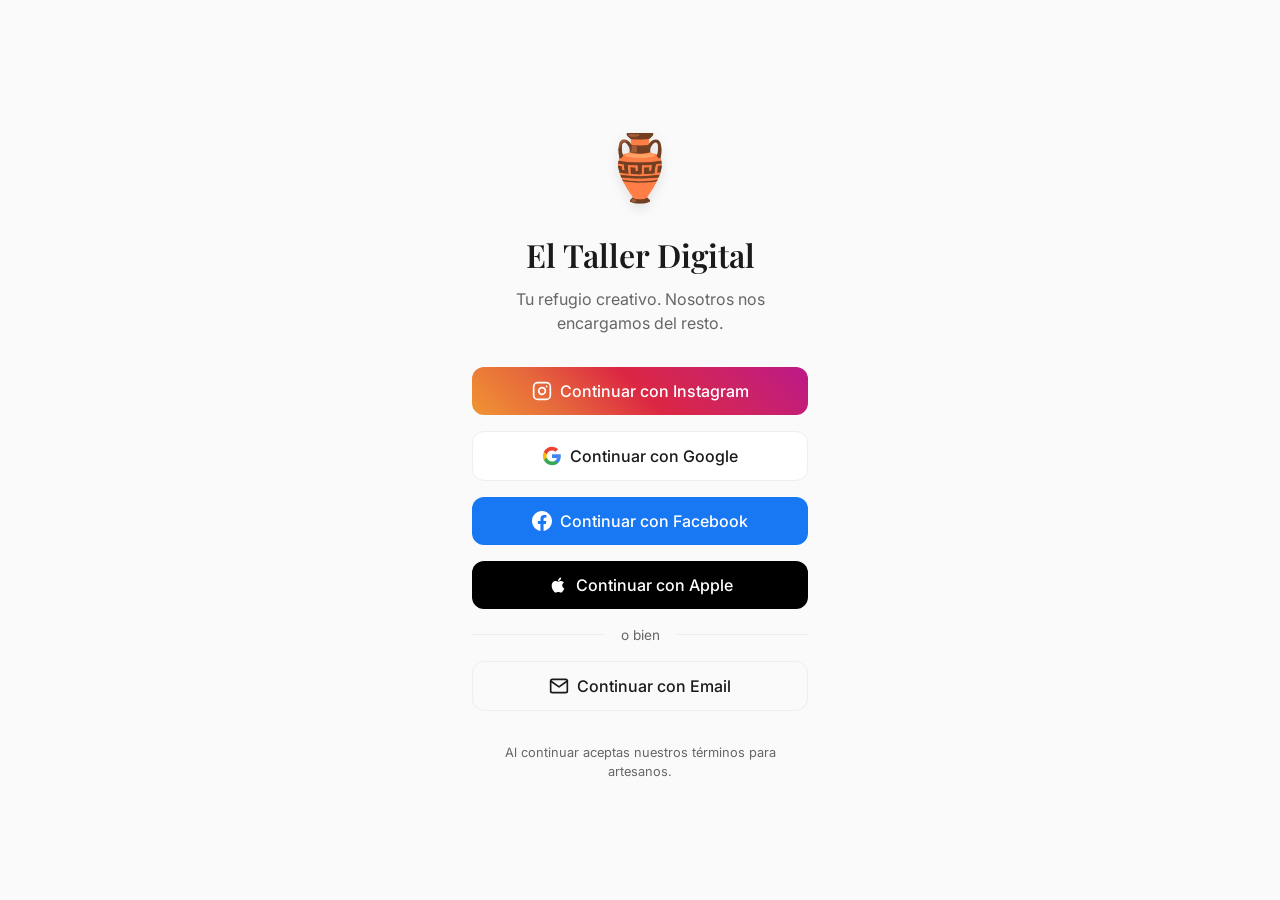
<file: artesano.html>
<!DOCTYPE html>
<html lang="es">

<head>
    <meta charset="UTF-8">
    <meta name="viewport" content="width=device-width, initial-scale=1.0, maximum-scale=1.0, user-scalable=no">
    <title>El Taller Digital | Artesanía</title>
    <link rel="preconnect" href="https://fonts.googleapis.com">
    <link rel="preconnect" href="https://fonts.gstatic.com" crossorigin>
    <link
        href="https://fonts.googleapis.com/css2?family=Inter:wght@300;400;500;600&family=Playfair+Display:ital,wght@0,400;0,600;1,400&display=swap"
        rel="stylesheet">
    <link rel="stylesheet" href="artesano.css">
</head>

<body>

    <!-- ==========================================
         VIEW 1: LOGIN (Simple, Trustworthy)
         ========================================== -->
    <section id="view-login" class="a-view active">
        <div class="a-login-container">
            <div class="a-logo-mark">🏺</div>
            <h1 class="a-login-title">El Taller Digital</h1>
            <p class="a-login-subtitle">Tu refugio creativo. Nosotros nos encargamos del resto.</p>

            <div class="a-login-actions">
                <!-- Instagram (opens IG import onboarding) -->
                <button class="a-btn a-btn-ig" onclick="app.showOnboarding()">
                    <svg viewBox="0 0 24 24" width="20" height="20" stroke="currentColor" stroke-width="2" fill="none"
                        stroke-linecap="round" stroke-linejoin="round">
                        <rect x="2" y="2" width="20" height="20" rx="5" ry="5"></rect>
                        <path d="M16 11.37A4 4 0 1 1 12.63 8 4 4 0 0 1 16 11.37z"></path>
                        <line x1="17.5" y1="6.5" x2="17.51" y2="6.5"></line>
                    </svg>
                    Continuar con Instagram
                </button>

                <!-- Google -->
                <button class="a-btn a-btn-google" onclick="app.showView('dashboard', 'tab-resumen')">
                    <svg viewBox="0 0 24 24" width="20" height="20" fill="none">
                        <path
                            d="M22.56 12.25c0-.78-.07-1.53-.2-2.25H12v4.26h5.92a5.06 5.06 0 0 1-2.2 3.32v2.77h3.57c2.08-1.92 3.28-4.74 3.28-8.1z"
                            fill="#4285F4" />
                        <path
                            d="M12 23c2.97 0 5.46-.98 7.28-2.66l-3.57-2.77c-.98.66-2.23 1.06-3.71 1.06-2.86 0-5.29-1.93-6.16-4.53H2.18v2.84C3.99 20.53 7.7 23 12 23z"
                            fill="#34A853" />
                        <path
                            d="M5.84 14.09c-.22-.66-.35-1.36-.35-2.09s.13-1.43.35-2.09V7.07H2.18A10.97 10.97 0 0 0 1 12c0 1.77.42 3.45 1.18 4.93l3.66-2.84z"
                            fill="#FBBC05" />
                        <path
                            d="M12 5.38c1.62 0 3.06.56 4.21 1.64l3.15-3.15C17.45 2.09 14.97 1 12 1 7.7 1 3.99 3.47 2.18 7.07l3.66 2.84c.87-2.6 3.3-4.53 6.16-4.53z"
                            fill="#EA4335" />
                    </svg>
                    Continuar con Google
                </button>

                <!-- Facebook -->
                <button class="a-btn a-btn-fb" onclick="app.showView('dashboard', 'tab-resumen')">
                    <svg viewBox="0 0 24 24" width="20" height="20" fill="white">
                        <path
                            d="M24 12.073c0-6.627-5.373-12-12-12s-12 5.373-12 12c0 5.99 4.388 10.954 10.125 11.854v-8.385H7.078v-3.47h3.047V9.43c0-3.007 1.792-4.669 4.533-4.669 1.312 0 2.686.235 2.686.235v2.953H15.83c-1.491 0-1.956.925-1.956 1.874v2.25h3.328l-.532 3.47h-2.796v8.385C19.612 23.027 24 18.062 24 12.073z" />
                    </svg>
                    Continuar con Facebook
                </button>

                <!-- Apple -->
                <button class="a-btn a-btn-apple" onclick="app.showView('dashboard', 'tab-resumen')">
                    <svg viewBox="0 0 24 24" width="20" height="20" fill="currentColor">
                        <path
                            d="M17.05 20.28c-.98.95-2.05.88-3.08.4-1.09-.5-2.08-.48-3.24 0-1.44.62-2.2.44-3.06-.4C2.79 15.25 3.51 7.59 9.05 7.31c1.35.07 2.29.74 3.08.8 1.18-.24 2.31-.93 3.57-.84 1.51.12 2.65.72 3.4 1.8-3.12 1.87-2.38 5.98.48 7.13-.57 1.5-1.31 2.99-2.54 4.09zM12.03 7.25c-.15-2.23 1.66-4.07 3.74-4.25.29 2.58-2.34 4.5-3.74 4.25z" />
                    </svg>
                    Continuar con Apple
                </button>

                <!-- Divider -->
                <div class="a-login-divider"><span>o bien</span></div>

                <!-- Email -->
                <button class="a-btn a-btn-outline" onclick="app.showView('dashboard', 'tab-resumen')">
                    <svg viewBox="0 0 24 24" width="20" height="20" stroke="currentColor" stroke-width="2" fill="none"
                        stroke-linecap="round" stroke-linejoin="round">
                        <path d="M4 4h16c1.1 0 2 .9 2 2v12c0 1.1-.9 2-2 2H4c-1.1 0-2-.9-2-2V6c0-1.1.9-2 2-2z"></path>
                        <polyline points="22,6 12,13 2,6"></polyline>
                    </svg>
                    Continuar con Email
                </button>
            </div>
            <div class="a-login-footer">Al continuar aceptas nuestros términos para artesanos.</div>
        </div>
    </section>


    <!-- ==========================================
         VIEW 2: ONBOARDING (Instagram Import)
         ========================================== -->
    <section id="view-onboarding" class="a-view">
        <div class="a-onboard-header">
            <button class="a-icon-btn" onclick="app.showView('login')">
                <svg viewBox="0 0 24 24" width="24" height="24" stroke="currentColor" stroke-width="2" fill="none"
                    stroke-linecap="round" stroke-linejoin="round">
                    <line x1="19" y1="12" x2="5" y2="12"></line>
                    <polyline points="12 19 5 12 12 5"></polyline>
                </svg>
            </button>
        </div>
        <div class="a-onboard-content">
            <div class="a-onboard-icon">✨</div>
            <h2>¡Hola, Creador!</h2>
            <p>Hemos analizado tu perfil de Instagram y encontrado <strong>5 obras maestras</strong> recientes que
                encajan perfectamente en nuestra galería global.</p>

            <div class="a-ig-preview">
                <div class="a-ig-grid">
                    <img src="assets/images/product-vase.png" alt="IG Post 1">
                    <img src="assets/images/product-bowl.png" alt="IG Post 2">
                    <img src="assets/images/product-plate.png" alt="IG Post 3">
                    <img src="assets/images/product-jug.png" alt="IG Post 4">
                </div>
            </div>

            <p class="a-onboard-helper">El Sommelier IA preparará los títulos, descripciones, etiquetas SEO y traducirá
                todo a 10 idiomas automáticamente.</p>

            <button class="a-btn a-btn-primary" onclick="app.showDashboard('tab-obras')">
                Importar como Borradores
            </button>
            <button class="a-btn a-btn-text" onclick="app.showDashboard('tab-resumen')">
                Empezar de cero
            </button>
        </div>
    </section>


    <!-- ==========================================
         VIEW 3: MAIN DASHBOARD
         ========================================== -->
    <section id="view-dashboard" class="a-view">

        <!-- Header -->
        <header class="a-dash-header">
            <div class="a-header-user">
                <div class="a-avatar">MR</div>
                <div>
                    <div class="a-greeting">Buenos días,</div>
                    <div class="a-name">María Ruiz</div>
                    <a href="maestro.html?id=maria-ruiz" target="_blank"
                        style="font-size: 0.75rem; color: var(--c-primary); text-decoration: none;">Ver mi tienda ↗</a>
                </div>
            </div>
            <button class="a-icon-btn">
                <svg viewBox="0 0 24 24" width="24" height="24" stroke="currentColor" stroke-width="2" fill="none"
                    stroke-linecap="round" stroke-linejoin="round">
                    <path d="M18 8A6 6 0 0 0 6 8c0 7-3 9-3 9h18s-3-2-3-9"></path>
                    <path d="M13.73 21a2 2 0 0 1-3.46 0"></path>
                </svg>
                <div class="a-badge">2</div>
            </button>
        </header>

        <!-- Tab Content Area -->
        <main class="a-dash-content">

            <!-- Resumen (Stats) Tab -->
            <div id="tab-resumen" class="a-tab-pane active">
                <h3 class="a-section-title">Tu Colección en el Mundo</h3>
                <div class="a-stats-grid">
                    <div class="a-stat-card">
                        <div class="a-stat-value">1,204</div>
                        <div class="a-stat-label">Visitas hoy</div>
                        <div class="a-stat-trend positive">↑ 12% vs ayer</div>
                    </div>
                    <div class="a-stat-card">
                        <div class="a-stat-value">3</div>
                        <div class="a-stat-label">Pendientes de envío</div>
                        <div class="a-stat-trend warning">Atención requerida</div>
                    </div>
                </div>

                <h3 class="a-section-title" style="margin-top: 2rem;">Actividad Reciente</h3>
                <div class="a-list">
                    <div class="a-list-item">
                        <div class="a-list-icon wrap-sale">💰</div>
                        <div class="a-list-text">
                            <div class="a-list-title">Venta: Jarrón Azul</div>
                            <div class="a-list-desc">Comprador en Tokio, Japón.</div>
                        </div>
                        <div class="a-list-time">Hace 2h</div>
                    </div>
                    <div class="a-list-item">
                        <div class="a-list-icon wrap-msg">💬</div>
                        <div class="a-list-text">
                            <div class="a-list-title">Mensaje de Sarah (NY)</div>
                            <div class="a-list-desc">Traducción IA disponible.</div>
                        </div>
                        <div class="a-list-time">Hace 5h</div>
                    </div>
                </div>
            </div>

            <!-- Mi Obra (Products) Tab -->
            <div id="tab-obras" class="a-tab-pane">
                <div class="a-tab-header-flex">
                    <h3 class="a-section-title">Tus Obras</h3>
                    <div class="a-filter-chip">Activas (0)</div>
                </div>
                <div class="a-products-list" id="dynamicProductsList">
                    <!-- Products rendered dynamically by artesano.js -->
                </div>
            </div>

            <!-- Pedidos (Orders) Tab -->
            <div id="tab-pedidos" class="a-tab-pane">
                <h3 class="a-section-title">Envíos Pendientes</h3>
                <div class="a-order-card">
                    <div class="a-order-header">
                        <span class="a-order-id">#ORD-0992</span>
                        <span class="a-order-badge warning">Preparar Envío</span>
                    </div>
                    <div class="a-order-buyer">
                        <div class="a-buyer-avatar">S</div>
                        <div>
                            <div class="a-buyer-name">Sarah Jenkins</div>
                            <div class="a-buyer-dest">🇺🇸 Nueva York, Estados Unidos</div>
                        </div>
                    </div>
                    <div class="a-order-actions">
                        <button class="a-btn a-btn-outline" onclick="app.openChat()"><svg viewBox="0 0 24 24" width="16"
                                height="16" stroke="currentColor" stroke-width="2" fill="none">
                                <path d="M21 15a2 2 0 0 1-2 2H7l-4 4V5a2 2 0 0 1 2-2h14a2 2 0 0 1 2 2z"></path>
                            </svg> Mensaje (IA)</button>
                        <button class="a-btn a-btn-primary">Etiqueta 📦</button>
                    </div>
                </div>
            </div>

        </main>

        <!-- Floating Action Button (New Product) -->
        <button class="a-fab visible" id="mainFab" onclick="app.startCreateFlow()">
            <svg viewBox="0 0 24 24" width="24" height="24" stroke="currentColor" stroke-width="2" fill="none"
                stroke-linecap="round" stroke-linejoin="round">
                <line x1="12" y1="5" x2="12" y2="19"></line>
                <line x1="5" y1="12" x2="19" y2="12"></line>
            </svg>
        </button>

        <!-- Bottom Navigation Mobile -->
        <nav class="a-bottom-nav">
            <div class="a-nav-item active" onclick="app.switchTab('tab-resumen', this)">
                <svg viewBox="0 0 24 24" width="24" height="24" stroke="currentColor" stroke-width="2" fill="none"
                    stroke-linecap="round" stroke-linejoin="round">
                    <rect x="3" y="3" width="7" height="7"></rect>
                    <rect x="14" y="3" width="7" height="7"></rect>
                    <rect x="14" y="14" width="7" height="7"></rect>
                    <rect x="3" y="14" width="7" height="7"></rect>
                </svg>
                <span>Resumen</span>
            </div>
            <div class="a-nav-item" onclick="app.switchTab('tab-obras', this)">
                <svg viewBox="0 0 24 24" width="24" height="24" stroke="currentColor" stroke-width="2" fill="none"
                    stroke-linecap="round" stroke-linejoin="round">
                    <path
                        d="M21 16V8a2 2 0 0 0-1-1.73l-7-4a2 2 0 0 0-2 0l-7 4A2 2 0 0 0 3 8v8a2 2 0 0 0 1 1.73l7 4a2 2 0 0 0 2 0l7-4A2 2 0 0 0 21 16z">
                    </path>
                    <polyline points="3.27 6.96 12 12.01 20.73 6.96"></polyline>
                    <line x1="12" y1="22.08" x2="12" y2="12"></line>
                </svg>
                <span>Mi Obra</span>
            </div>
            <div class="a-nav-item" onclick="app.switchTab('tab-pedidos', this)">
                <svg viewBox="0 0 24 24" width="24" height="24" stroke="currentColor" stroke-width="2" fill="none"
                    stroke-linecap="round" stroke-linejoin="round">
                    <circle cx="9" cy="21" r="1"></circle>
                    <circle cx="20" cy="21" r="1"></circle>
                    <path d="M1 1h4l2.68 13.39a2 2 0 0 0 2 1.61h9.72a2 2 0 0 0 2-1.61L23 6H6"></path>
                </svg>
                <span>Pedidos</span>
                <span class="a-nav-badge">1</span>
            </div>
        </nav>
    </section>

    <!-- ==========================================
         MODALS (Overlays)
         ========================================== -->

    <!-- AI Creation Flow Modal -->
    <div id="modal-create" class="a-modal">
        <div class="a-modal-content bottom-sheet">
            <div class="a-modal-handle"></div>
            <h3 class="a-modal-title">Subir Nueva Obra</h3>

            <div class="a-create-step">
                <div class="a-step-number">1</div>
                <div class="a-step-desc">Añade 1-3 fotos de tu obra. El fondo limpio funciona mejor.</div>
                <div class="a-upload-box" onclick="document.getElementById('productImages').click()">
                    <input type="file" id="productImages" accept="image/*" multiple style="display:none">
                    <svg viewBox="0 0 24 24" width="32" height="32" stroke="var(--c-primary)" stroke-width="1.5"
                        fill="none">
                        <rect x="3" y="3" width="18" height="18" rx="2" ry="2"></rect>
                        <circle cx="8.5" cy="8.5" r="1.5"></circle>
                        <polyline points="21 15 16 10 5 21"></polyline>
                    </svg>
                    <span>Tocar para cámara/galería</span>
                    <div id="imagePreview" style="display:flex; gap:8px; margin-top:8px;"></div>
                </div>
            </div>

            <div class="a-create-step">
                <div class="a-step-number">2</div>
                <div class="a-step-desc">Cuéntanos la historia de esta pieza con tu propia voz.</div>
                <button class="a-btn-mic" id="btnMic" onclick="app.toggleMic()">
                    <svg viewBox="0 0 24 24" width="24" height="24" stroke="currentColor" stroke-width="2" fill="none">
                        <path d="M12 1a3 3 0 0 0-3 3v8a3 3 0 0 0 6 0V4a3 3 0 0 0-3-3z"></path>
                        <path d="M19 10v2a7 7 0 0 1-14 0v-2"></path>
                        <line x1="12" y1="19" x2="12" y2="23"></line>
                        <line x1="8" y1="23" x2="16" y2="23"></line>
                    </svg>
                </button>
                <div class="a-mic-status" id="micStatus">Toca para grabar (Max. 60s)</div>
            </div>

            <button class="a-btn a-btn-primary full-width" onclick="app.simulateAiGeneration()"
                style="margin-top:2rem;">
                Dejar que el IA escriba la ficha
            </button>
        </div>
    </div>

    <!-- AI Approval Modal -->
    <div id="modal-approve" class="a-modal">
        <div class="a-modal-content">
            <h3 class="a-modal-title">Borrador IA Listo</h3>
            <p>Revisa lo que nuestro Sommelier ha escrito para ti y para tus clientes globales:</p>

            <div class="a-mock-input-group">
                <label>Título (Traducido a 10 idiomas auto)</label>
                <input type="text" id="approveTitle" class="a-input" value="Jarrón Cerámico Edición Horizonte">
            </div>

            <div class="a-mock-input-group">
                <label>Historia Extraída (Optimizada para Ventas)</label>
                <textarea id="approveDesc" class="a-input"
                    rows="4">Esta pieza nace de la inspiración de los atardeceres andaluces. Usando técnica nazarí del siglo XIV, el esmalte refleja la luz como el mar Mediterráneo...</textarea>
            </div>

            <div class="a-mock-input-group">
                <label>Precio Propuesto (€)</label>
                <input type="number" id="approvePrice" class="a-input" value="120">
            </div>

            <div style="display:flex; gap:10px; margin-top:1.5rem;">
                <button class="a-btn a-btn-outline full-width" onclick="app.closeModals()">Refinar más</button>
                <button class="a-btn a-btn-primary full-width" onclick="app.publishProduct()">¡Publicar Obra!</button>
            </div>
        </div>
    </div>

    <!-- AI Translate Chat Modal -->
    <div id="modal-chat" class="a-modal">
        <div class="a-modal-content full-screen">
            <div class="a-onboard-header" style="border-bottom: 1px solid var(--c-border); padding-bottom:1rem;">
                <button class="a-icon-btn" onclick="app.closeModals()"><svg viewBox="0 0 24 24" width="24" height="24"
                        stroke="currentColor" stroke-width="2" fill="none">
                        <line x1="19" y1="12" x2="5" y2="12"></line>
                        <polyline points="12 19 5 12 12 5"></polyline>
                    </svg></button>
                <div style="font-weight:600;">Sarah Jenkins 🇺🇸</div>
            </div>

            <div class="a-chat-area">
                <div class="a-chat-bubble customer">
                    <div class="a-chat-original">I absolutely love this vase! Is it safe to put real water and flowers
                        in it, or is it just decorative?</div>
                    <div class="a-chat-translate">
                        <svg viewBox="0 0 24 24" width="12" height="12" stroke="currentColor" stroke-width="2"
                            fill="none">
                            <polyline points="4 7 4 4 20 4 20 7"></polyline>
                            <line x1="9" y1="20" x2="15" y2="20"></line>
                            <line x1="12" y1="4" x2="12" y2="20"></line>
                        </svg>
                        IA: "¡Me encanta este jarrón! ¿Se le puede poner agua real y flores, o es solo decorativo?"
                    </div>
                </div>

                <div class="a-chat-helper">El Sommelier IA traducirá tu respuesta al inglés automáticamente.</div>
            </div>

            <div class="a-chat-input-bar">
                <input type="text" placeholder="Escribe tu respuesta en español..." class="a-chat-input">
                <button class="a-chat-send"><svg viewBox="0 0 24 24" width="20" height="20" stroke="currentColor"
                        stroke-width="2" fill="none">
                        <line x1="22" y1="2" x2="11" y2="13"></line>
                        <polygon points="22 2 15 22 11 13 2 9 22 2"></polygon>
                    </svg></button>
            </div>
        </div>
    </div>

    <!-- SCRIPTS -->
    <script src="artesano.js"></script>
</body>

</html>
</file>
<file: artesano.css>
/* ============================================================
   EL TALLER DIGITAL - ARTESANO DASHBOARD STYLES
   Mobile-First, Light & Airy Aesthetic
   ============================================================ */

:root {
    /* Colors */
    --c-bg: #FAFAFA;
    --c-surface: #FFFFFF;
    --c-primary: #CA8A04;
    /* Gold */
    --c-primary-hover: #b47a03;
    --c-text: #1A1A1A;
    --c-text-light: #666666;
    --c-border: #EEEEEE;
    --c-error: #EF4444;
    --c-warning: #F59E0B;
    --c-success: #10B981;
    --c-gray: #E5E7EB;

    /* Metrics */
    --nav-height: 65px;
    --space-xs: 4px;
    --space-sm: 8px;
    --space-md: 16px;
    --space-lg: 24px;
    --space-xl: 32px;

    /* Typography */
    --f-body: 'Inter', sans-serif;
    --f-head: 'Playfair Display', serif;
}

* {
    margin: 0;
    padding: 0;
    box-sizing: border-box;
}

body {
    font-family: var(--f-body);
    color: var(--c-text);
    background-color: var(--c-bg);
    line-height: 1.5;
    -webkit-font-smoothing: antialiased;
    overflow-x: hidden;
}

/* Base Views Logic */
.a-view {
    display: none;
    min-height: 100vh;
    width: 100vw;
    position: relative;
    background: var(--c-bg);
    animation: fadeIn 0.3s ease;
}

.a-view.active {
    display: flex;
    flex-direction: column;
}

@keyframes fadeIn {
    from {
        opacity: 0;
        transform: translateY(10px);
    }

    to {
        opacity: 1;
        transform: translateY(0);
    }
}

/* ============================================================
   TYPOGRAPHY
   ============================================================ */
h1,
h2,
h3 {
    font-family: var(--f-head);
    font-weight: 600;
    color: var(--c-text);
}

h1 {
    font-size: 2rem;
    margin-bottom: var(--space-sm);
}

h2 {
    font-size: 1.5rem;
    margin-bottom: var(--space-md);
}

.a-section-title {
    font-size: 1.25rem;
    margin-bottom: var(--space-md);
}

/* ============================================================
   BUTTONS & FORMS
   ============================================================ */
.a-btn {
    display: flex;
    align-items: center;
    justify-content: center;
    gap: var(--space-sm);
    width: 100%;
    padding: 14px 24px;
    border-radius: 12px;
    font-size: 1rem;
    font-weight: 500;
    cursor: pointer;
    border: none;
    transition: all 0.2s ease;
    font-family: inherit;
}

.a-btn-primary {
    background: var(--c-primary);
    color: white;
}

.a-btn-primary:active {
    background: var(--c-primary-hover);
    transform: scale(0.98);
}

.a-btn-ig {
    background: linear-gradient(45deg, #f09433 0%, #e6683c 25%, #dc2743 50%, #cc2366 75%, #bc1888 100%);
    color: white;
}

.a-btn-google {
    background: var(--c-surface);
    border: 1px solid var(--c-border);
    color: var(--c-text);
}

.a-btn-google:active {
    background: #F5F5F5;
}

.a-btn-fb {
    background: #1877F2;
    color: white;
}

.a-btn-fb:active {
    background: #166FE5;
}

.a-btn-apple {
    background: #000000;
    color: white;
}

.a-btn-apple:active {
    background: #1A1A1A;
}

.a-login-divider {
    display: flex;
    align-items: center;
    gap: var(--space-md);
    color: var(--c-text-light);
    font-size: 0.85rem;
}

.a-login-divider::before,
.a-login-divider::after {
    content: '';
    flex: 1;
    height: 1px;
    background: var(--c-border);
}

.a-btn-outline {
    background: transparent;
    border: 1px solid var(--c-border);
    color: var(--c-text);
}

.a-btn-text {
    background: transparent;
    color: var(--c-text-light);
    font-size: 0.9rem;
}

.a-btn-small {
    padding: 6px 12px;
    border-radius: 6px;
    border: 1px solid var(--c-primary);
    background: transparent;
    color: var(--c-primary);
    font-size: 0.85rem;
    font-weight: 500;
}

.a-icon-btn {
    background: transparent;
    border: none;
    color: var(--c-text);
    padding: 8px;
    border-radius: 50%;
    cursor: pointer;
    display: inline-flex;
    align-items: center;
    justify-content: center;
    position: relative;
}

.a-input {
    width: 100%;
    padding: 12px;
    border: 1px solid var(--c-border);
    border-radius: 8px;
    font-family: inherit;
    font-size: 1rem;
    background: var(--c-surface);
}

.a-input:focus {
    outline: none;
    border-color: var(--c-primary);
}

/* ============================================================
   VIEW: LOGIN
   ============================================================ */
.a-login-container {
    flex: 1;
    display: flex;
    flex-direction: column;
    justify-content: center;
    padding: var(--space-xl);
    text-align: center;
    max-width: 400px;
    margin: 0 auto;
    width: 100%;
}

.a-logo-mark {
    font-size: 4rem;
    margin-bottom: var(--space-md);
    filter: drop-shadow(0 4px 6px rgba(0, 0, 0, 0.1));
}

.a-login-subtitle {
    color: var(--c-text-light);
    margin-bottom: var(--space-xl);
}

.a-login-actions {
    display: flex;
    flex-direction: column;
    gap: var(--space-md);
    margin-bottom: var(--space-xl);
}

.a-login-footer {
    font-size: 0.8rem;
    color: var(--c-text-light);
}

/* ============================================================
   VIEW: ONBOARDING (Instagram)
   ============================================================ */
.a-onboard-header {
    padding: var(--space-md) var(--space-lg);
}

.a-onboard-content {
    padding: 0 var(--space-lg) var(--space-xl) var(--space-lg);
    text-align: center;
    max-width: 500px;
    margin: 0 auto;
}

.a-onboard-icon {
    font-size: 3rem;
    margin-bottom: var(--space-md);
}

.a-onboard-content p {
    color: var(--c-text-light);
    margin-bottom: var(--space-lg);
}

.a-ig-preview {
    background: var(--c-surface);
    border-radius: 16px;
    padding: var(--space-md);
    box-shadow: 0 4px 20px rgba(0, 0, 0, 0.05);
    margin-bottom: var(--space-lg);
}

.a-ig-grid {
    display: grid;
    grid-template-columns: 1fr 1fr;
    gap: var(--space-xs);
    border-radius: 8px;
    overflow: hidden;
}

.a-ig-grid img {
    width: 100%;
    height: 120px;
    object-fit: cover;
}

.a-onboard-helper {
    font-size: 0.85rem;
    background: #FFFBEB;
    color: #92400E;
    padding: 12px;
    border-radius: 8px;
    margin-bottom: var(--space-xl);
    font-style: italic;
}

/* ============================================================
   VIEW: DASHBOARD MAIN & TABS
   ============================================================ */
.a-dash-header {
    background: var(--c-surface);
    padding: var(--space-md) var(--space-lg);
    display: flex;
    justify-content: space-between;
    align-items: center;
    border-bottom: 1px solid var(--c-border);
    position: sticky;
    top: 0;
    z-index: 10;
}

.a-header-user {
    display: flex;
    align-items: center;
    gap: var(--space-md);
}

.a-avatar {
    width: 40px;
    height: 40px;
    border-radius: 50%;
    background: var(--c-primary);
    color: white;
    display: flex;
    align-items: center;
    justify-content: center;
    font-weight: 600;
    font-family: var(--f-head);
}

.a-greeting {
    font-size: 0.8rem;
    color: var(--c-text-light);
}

.a-name {
    font-weight: 500;
}

.a-badge {
    position: absolute;
    top: 0;
    right: 0;
    background: var(--c-error);
    color: white;
    font-size: 0.7rem;
    font-weight: bold;
    width: 16px;
    height: 16px;
    border-radius: 50%;
    display: flex;
    align-items: center;
    justify-content: center;
}

.a-dash-content {
    flex: 1;
    padding: var(--space-lg);
    padding-bottom: calc(var(--nav-height) + var(--space-lg));
    overflow-y: auto;
    max-width: 600px;
    margin: 0 auto;
    width: 100%;
}

.a-tab-pane {
    display: none;
    animation: fadeIn 0.3s ease;
}

.a-tab-pane.active {
    display: block;
}

.a-tab-header-flex {
    display: flex;
    justify-content: space-between;
    align-items: center;
    margin-bottom: var(--space-md);
}

/* Bottom Nav */
.a-bottom-nav {
    position: fixed;
    bottom: 0;
    left: 0;
    right: 0;
    height: var(--nav-height);
    background: var(--c-surface);
    display: flex;
    border-top: 1px solid var(--c-border);
    z-index: 100;
}

.a-nav-item {
    flex: 1;
    display: flex;
    flex-direction: column;
    align-items: center;
    justify-content: center;
    color: var(--c-text-light);
    cursor: pointer;
    font-size: 0.75rem;
    gap: 4px;
    position: relative;
}

.a-nav-item.active {
    color: var(--c-primary);
}

.a-nav-item.active svg {
    stroke: var(--c-primary);
}

.a-nav-badge {
    position: absolute;
    top: 8px;
    right: calc(50% - 15px);
    background: var(--c-error);
    width: 8px;
    height: 8px;
    border-radius: 50%;
}

/* Main FAB */
.a-fab {
    position: fixed;
    bottom: calc(var(--nav-height) + var(--space-lg));
    right: var(--space-lg);
    width: 56px;
    height: 56px;
    border-radius: 28px;
    background: var(--c-primary);
    color: white;
    border: none;
    box-shadow: 0 4px 12px rgba(202, 138, 4, 0.4);
    display: none;
    align-items: center;
    justify-content: center;
    cursor: pointer;
    z-index: 90;
    transition: transform 0.2s ease;
}

.a-fab.visible {
    display: flex;
}

.a-fab:active {
    transform: scale(0.95);
}

/* ============================================================
   UI COMPONENTS
   ============================================================ */
/* Stats Grid */
.a-stats-grid {
    display: grid;
    grid-template-columns: 1fr 1fr;
    gap: var(--space-md);
}

.a-stat-card {
    background: var(--c-surface);
    padding: var(--space-md);
    border-radius: 12px;
    border: 1px solid var(--c-border);
}

.a-stat-value {
    font-size: 1.5rem;
    font-weight: 600;
    font-family: var(--f-head);
    margin-bottom: 4px;
}

.a-stat-label {
    font-size: 0.85rem;
    color: var(--c-text-light);
    margin-bottom: var(--space-sm);
}

.a-stat-trend {
    font-size: 0.75rem;
    font-weight: 500;
    padding: 2px 6px;
    border-radius: 4px;
    display: inline-block;
}

.a-stat-trend.positive {
    background: #ECFDF5;
    color: var(--c-success);
}

.a-stat-trend.warning {
    background: #FFFBEB;
    color: var(--c-warning);
}

/* List */
.a-list {
    background: var(--c-surface);
    border-radius: 12px;
    border: 1px solid var(--c-border);
    overflow: hidden;
}

.a-list-item {
    display: flex;
    align-items: center;
    gap: var(--space-md);
    padding: var(--space-md);
    border-bottom: 1px solid var(--c-border);
}

.a-list-item:last-child {
    border-bottom: none;
}

.a-list-icon {
    width: 40px;
    height: 40px;
    border-radius: 8px;
    display: flex;
    align-items: center;
    justify-content: center;
    font-size: 1.2rem;
}

.wrap-sale {
    background: #ECFDF5;
}

.wrap-msg {
    background: #EFF6FF;
}

.a-list-text {
    flex: 1;
}

.a-list-title {
    font-weight: 500;
    font-size: 0.95rem;
}

.a-list-desc {
    font-size: 0.85rem;
    color: var(--c-text-light);
}

.a-list-time {
    font-size: 0.75rem;
    color: var(--c-text-light);
}

/* Product Cards */
.a-products-list {
    display: flex;
    flex-direction: column;
    gap: var(--space-md);
}

.a-prod-card {
    background: var(--c-surface);
    border-radius: 12px;
    border: 1px solid var(--c-border);
    padding: var(--space-sm);
    display: flex;
    align-items: center;
    gap: var(--space-md);
}

.a-prod-card.draft {
    border-color: var(--c-primary);
    border-style: dashed;
}

.a-prod-img {
    width: 60px;
    height: 60px;
    border-radius: 8px;
    object-fit: cover;
}

.a-prod-info {
    flex: 1;
}

.a-prod-title {
    font-family: var(--f-head);
    font-weight: 600;
    margin-bottom: 4px;
}

.a-prod-meta {
    font-size: 0.85rem;
    color: var(--c-text-light);
}

.a-prod-meta.error {
    color: var(--c-error);
    font-weight: 500;
}

/* Order Card */
.a-order-card {
    background: var(--c-surface);
    border-radius: 12px;
    border: 1px solid var(--c-border);
    padding: var(--space-md);
}

.a-order-header {
    display: flex;
    justify-content: space-between;
    align-items: center;
    margin-bottom: var(--space-md);
    padding-bottom: var(--space-md);
    border-bottom: 1px solid var(--c-border);
}

.a-order-id {
    font-weight: 600;
    font-family: var(--f-head);
}

.a-order-badge {
    font-size: 0.75rem;
    padding: 4px 8px;
    border-radius: 20px;
    font-weight: 500;
}

.a-order-badge.warning {
    background: #FFFBEB;
    color: var(--c-warning);
}

.a-order-buyer {
    display: flex;
    align-items: center;
    gap: var(--space-sm);
    margin-bottom: var(--space-lg);
}

.a-buyer-avatar {
    width: 32px;
    height: 32px;
    border-radius: 50%;
    background: var(--c-gray);
    display: flex;
    align-items: center;
    justify-content: center;
    font-size: 0.8rem;
    font-weight: 600;
}

.a-buyer-name {
    font-weight: 500;
    font-size: 0.95rem;
}

.a-buyer-dest {
    font-size: 0.8rem;
    color: var(--c-text-light);
}

.a-order-actions {
    display: grid;
    grid-template-columns: 1fr 1fr;
    gap: var(--space-sm);
}

/* filter chip */
.a-filter-chip {
    font-size: 0.85rem;
    background: var(--c-gray);
    padding: 4px 12px;
    border-radius: 12px;
}

/* ============================================================
   MODALS / OVERLAYS
   ============================================================ */
.a-modal {
    position: fixed;
    top: 0;
    left: 0;
    right: 0;
    bottom: 0;
    background: rgba(0, 0, 0, 0.5);
    z-index: 1000;
    display: none;
    align-items: flex-end;
    /* Mobile bottom sheet style */
    justify-content: center;
    backdrop-filter: blur(4px);
}

.a-modal.active {
    display: flex;
}

.a-modal-content {
    background: var(--c-surface);
    width: 100%;
    max-width: 600px;
    border-radius: 24px 24px 0 0;
    padding: var(--space-xl) var(--space-lg);
    animation: slideUp 0.3s cubic-bezier(0.16, 1, 0.3, 1);
    max-height: 90vh;
    overflow-y: auto;
}

.a-modal-content.full-screen {
    border-radius: 0;
    height: 100vh;
    max-height: 100vh;
    padding: 0;
    display: flex;
    flex-direction: column;
}

@keyframes slideUp {
    from {
        transform: translateY(100%);
    }

    to {
        transform: translateY(0);
    }
}

.a-modal-handle {
    width: 40px;
    height: 4px;
    background: var(--c-gray);
    border-radius: 2px;
    margin: 0 auto var(--space-lg) auto;
}

.a-modal-title {
    font-size: 1.5rem;
    margin-bottom: var(--space-md);
    text-align: center;
}

/* Create Steps */
.a-create-step {
    margin-bottom: var(--space-xl);
    text-align: center;
}

.a-step-number {
    width: 32px;
    height: 32px;
    border-radius: 16px;
    background: var(--c-bg);
    color: var(--c-text);
    display: flex;
    align-items: center;
    justify-content: center;
    margin: 0 auto var(--space-sm) auto;
    font-weight: 600;
}

.a-step-desc {
    font-size: 0.9rem;
    color: var(--c-text-light);
    margin-bottom: var(--space-md);
}

.a-upload-box {
    border: 2px dashed var(--c-border);
    border-radius: 12px;
    padding: var(--space-xl);
    display: flex;
    flex-direction: column;
    align-items: center;
    gap: var(--space-sm);
    color: var(--c-primary);
    cursor: pointer;
    background: #FFFBEB;
}

.a-upload-box:active {
    background: #FEF3C7;
}

/* Mic Button */
.a-btn-mic {
    width: 64px;
    height: 64px;
    border-radius: 32px;
    background: var(--c-error);
    color: white;
    border: none;
    display: flex;
    align-items: center;
    justify-content: center;
    margin: 0 auto;
    cursor: pointer;
    transition: transform 0.2s;
    box-shadow: 0 4px 12px rgba(239, 68, 68, 0.3);
}

.a-btn-mic.recording {
    animation: pulseRecord 1.5s infinite;
}

.a-mic-status {
    font-size: 0.85rem;
    color: var(--c-text-light);
    margin-top: var(--space-sm);
    transition: color 0.3s;
}

.a-mic-status.recording {
    color: var(--c-error);
    font-weight: 500;
}

@keyframes pulseRecord {
    0% {
        box-shadow: 0 0 0 0 rgba(239, 68, 68, 0.7);
    }

    70% {
        box-shadow: 0 0 0 15px rgba(239, 68, 68, 0);
    }

    100% {
        box-shadow: 0 0 0 0 rgba(239, 68, 68, 0);
    }
}

/* Approval Mock */
.a-mock-input-group {
    margin-bottom: var(--space-md);
    text-align: left;
}

.a-mock-input-group label {
    display: block;
    font-size: 0.8rem;
    color: var(--c-text-light);
    margin-bottom: 4px;
    font-weight: 500;
}

/* Translation Chat */
.a-chat-area {
    flex: 1;
    padding: var(--space-md);
    overflow-y: auto;
    background: var(--c-bg);
}

.a-chat-helper {
    font-size: 0.75rem;
    text-align: center;
    color: var(--c-text-light);
    margin: var(--space-md) 0;
}

.a-chat-bubble {
    max-width: 85%;
    padding: var(--space-md);
    border-radius: 16px;
    margin-bottom: var(--space-md);
}

.a-chat-bubble.customer {
    background: white;
    border-bottom-left-radius: 4px;
    box-shadow: 0 2px 8px rgba(0, 0, 0, 0.05);
}

.a-chat-original {
    font-size: 0.95rem;
    margin-bottom: var(--space-sm);
}

.a-chat-translate {
    font-size: 0.85rem;
    color: var(--c-text-light);
    background: var(--c-bg);
    padding: 8px;
    border-radius: 8px;
    display: flex;
    gap: 8px;
    align-items: flex-start;
}

.a-chat-input-bar {
    padding: var(--space-md);
    background: white;
    border-top: 1px solid var(--c-border);
    display: flex;
    gap: var(--space-sm);
    align-items: center;
}

.a-chat-input {
    flex: 1;
    border: none;
    background: var(--c-bg);
    padding: 12px 16px;
    border-radius: 20px;
    font-family: inherit;
}

.a-chat-input:focus {
    outline: none;
}

.a-chat-send {
    width: 40px;
    height: 40px;
    border-radius: 20px;
    background: var(--c-primary);
    color: white;
    border: none;
    display: flex;
    align-items: center;
    justify-content: center;
    cursor: pointer;
}

/* Utility */
.full-width {
    width: 100%;
}
</file>
